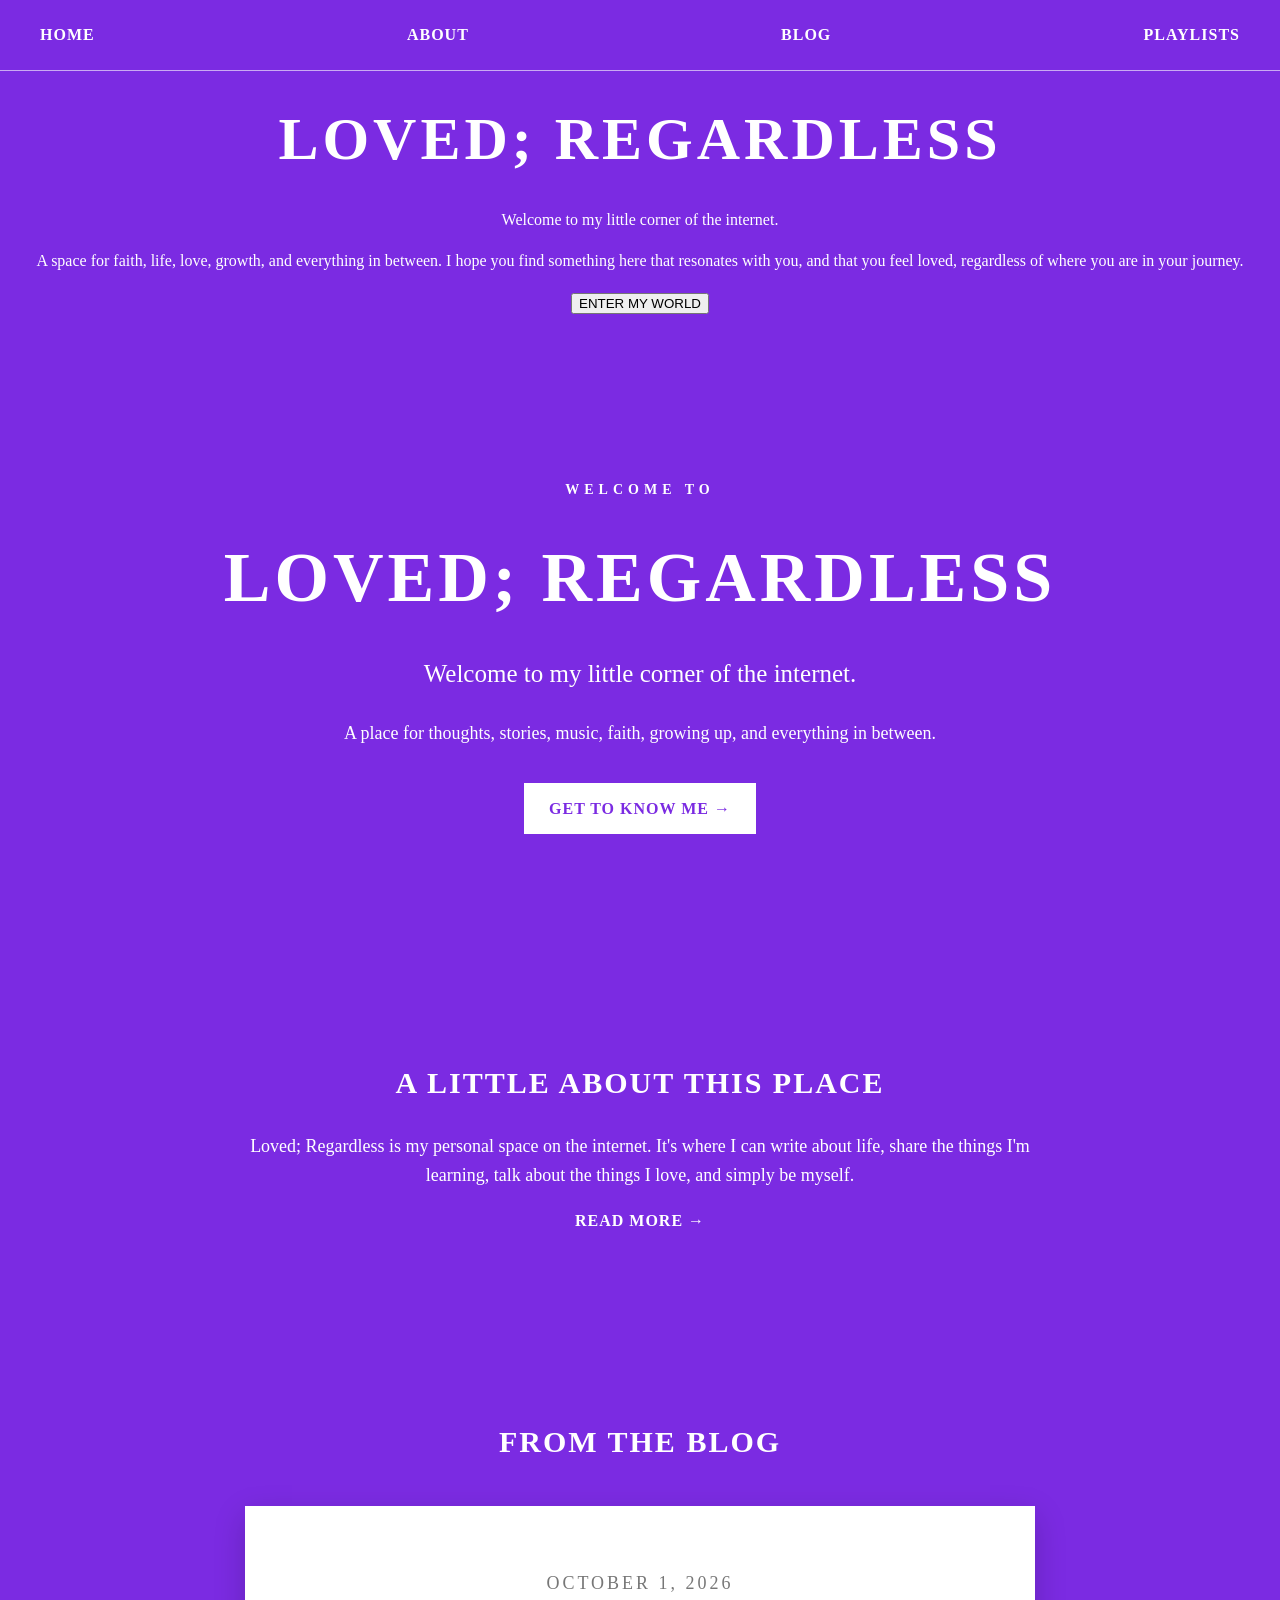
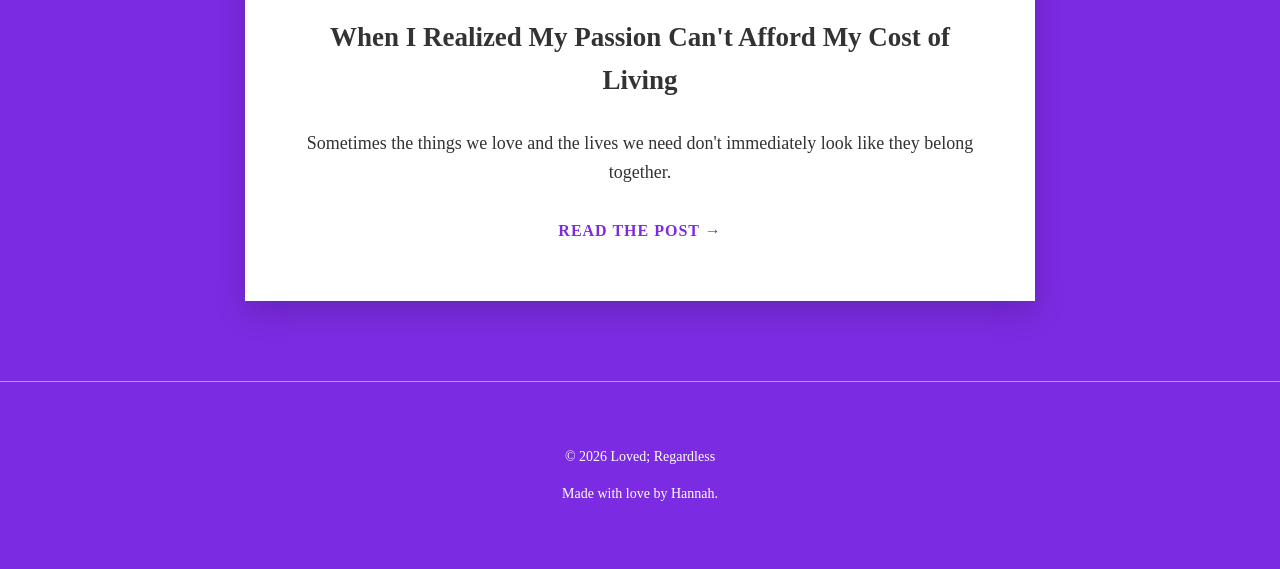
<file: index.html>
<!DOCTYPE html>
<html lang="en">

<head>
<meta charset="UTF-8">
<meta name="viewport" content="width=device-width, initial-scale=1.0">

<title>Loved; Regardless</title> 
<link rel="stylesheet" href="style.css">
</head>

<body>
<nav> 
    <a href="index.html">HOME</a>
    <a href="about.html">ABOUT</a>
    <A href="blog.html">BLOG</a>
    <a href="playlists.html">PLAYLISTS</a> 
</nav>

</main>
<h1>LOVED; REGARDLESS</h1>
<p class="tagline">
    Welcome to my little corner of the internet.</p> 
<p class="intro"> 
    A space for faith, life, love, growth, and everything in between. I hope you find something here that resonates with you, and that you feel loved, regardless of where you are in your journey.
</p>

<button>ENTER MY WORLD</button> 
</main>
</body>

</html>  

<main class="home">

<section class="hero">

<p class="small-heading">
WELCOME TO
</p>

<h1>LOVED; REGARDLESS</h1>

<p class="hero-text">
Welcome to my little corner of the internet.
</p>

<p class="hero-description">
A place for thoughts, stories, music, faith,
growing up, and everything in between.
</p>

<a href="about.html" class="button">
GET TO KNOW ME →
</a>

</section>


<section class="home-section">

<h2>A LITTLE ABOUT THIS PLACE</h2>

<p>
Loved; Regardless is my personal space on the internet.
It's where I can write about life, share the things I'm
learning, talk about the things I love, and simply be myself.
</p>

<a href="about.html" class="text-link">
READ MORE →
</a>

</section>


<section class="home-section">

<h2>FROM THE BLOG</h2>

<div class="featured-card">

<p class="post-date">
OCTOBER 1, 2026
</p>

<h3>
When I Realized My Passion Can't Afford My Cost of Living
</h3>

<p>
Sometimes the things we love and the lives we need
don't immediately look like they belong together.
</p>

<a href="post1.html" class="button">
READ THE POST →
</a>

</div>

</section>

</main>


<footer>
<p>© 2026 Loved; Regardless</p>
<p>Made with love by Hannah.</p>
</footer>

</body>

</html>
</file>
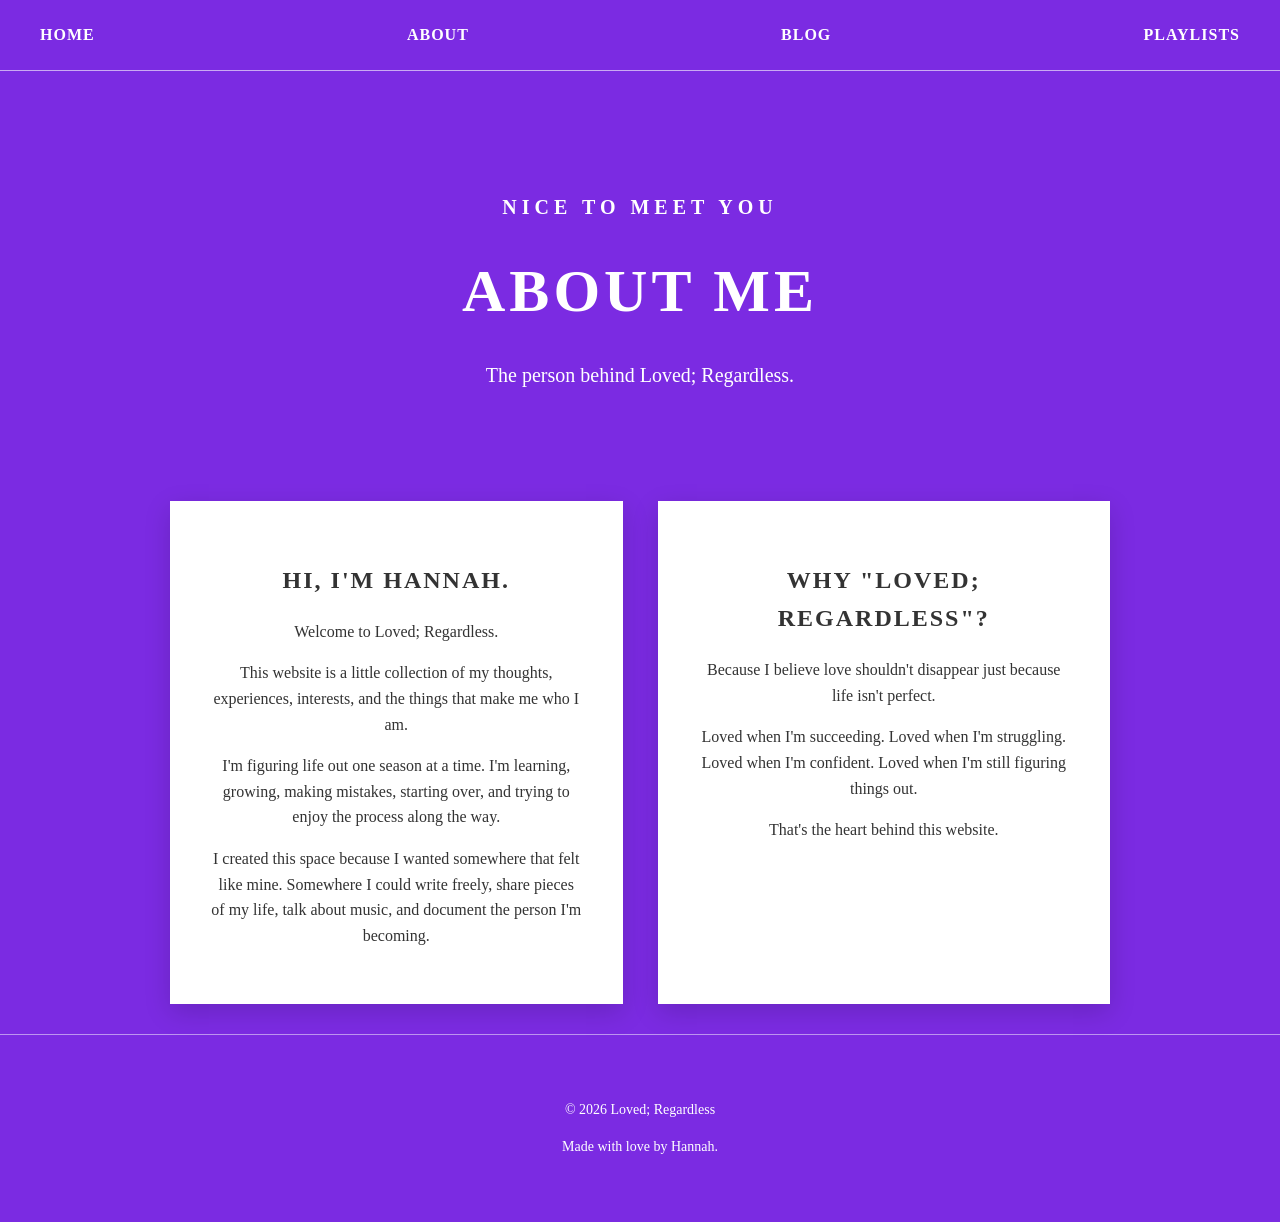
<file: about.html>
<!DOCTYPE html>
<html lang="en"></html> 

<head> 
<meta charset="UTF-8">
<meta name="viewport" content="width=device-width, initial-scale=1.0"> 

<title> About Loved; Regardless</title> 

<link rel="stylesheet" href="style.css">
</head> 
<body> 
    <nav> 
    <a href="index.html">HOME</a>
    <a href="about.html">ABOUT</a>
    <A href="blog.html">BLOG</a>
    <a href="playlists.html">PLAYLISTS</a>
</nav>

</body> 
<section class="page-header">

<p class="small-heading">
NICE TO MEET YOU
</p>

<h1>ABOUT ME</h1>

<p>
The person behind Loved; Regardless.
</p>

</section>


<section class="about-section">

<div class="about-box">

<h2>HI, I'M HANNAH.</h2>

<p>
Welcome to Loved; Regardless.
</p>

<p>
This website is a little collection of my thoughts,
experiences, interests, and the things that make me
who I am.
</p>

<p>
I'm figuring life out one season at a time.
I'm learning, growing, making mistakes, starting over,
and trying to enjoy the process along the way.
</p>

<p>
I created this space because I wanted somewhere that
felt like mine. Somewhere I could write freely,
share pieces of my life, talk about music, and document
the person I'm becoming.
</p>

</div>


<div class="about-box">

<h2>WHY "LOVED; REGARDLESS"?</h2>

<p>
Because I believe love shouldn't disappear just because
life isn't perfect.
</p>

<p>
Loved when I'm succeeding.
Loved when I'm struggling.
Loved when I'm confident.
Loved when I'm still figuring things out.
</p>

<p>
That's the heart behind this website.
</p>

</div>

</section>

</main>


<footer>
<p>© 2026 Loved; Regardless</p>
<p>Made with love by Hannah.</p>
</footer>

</body>

</html>
</file>
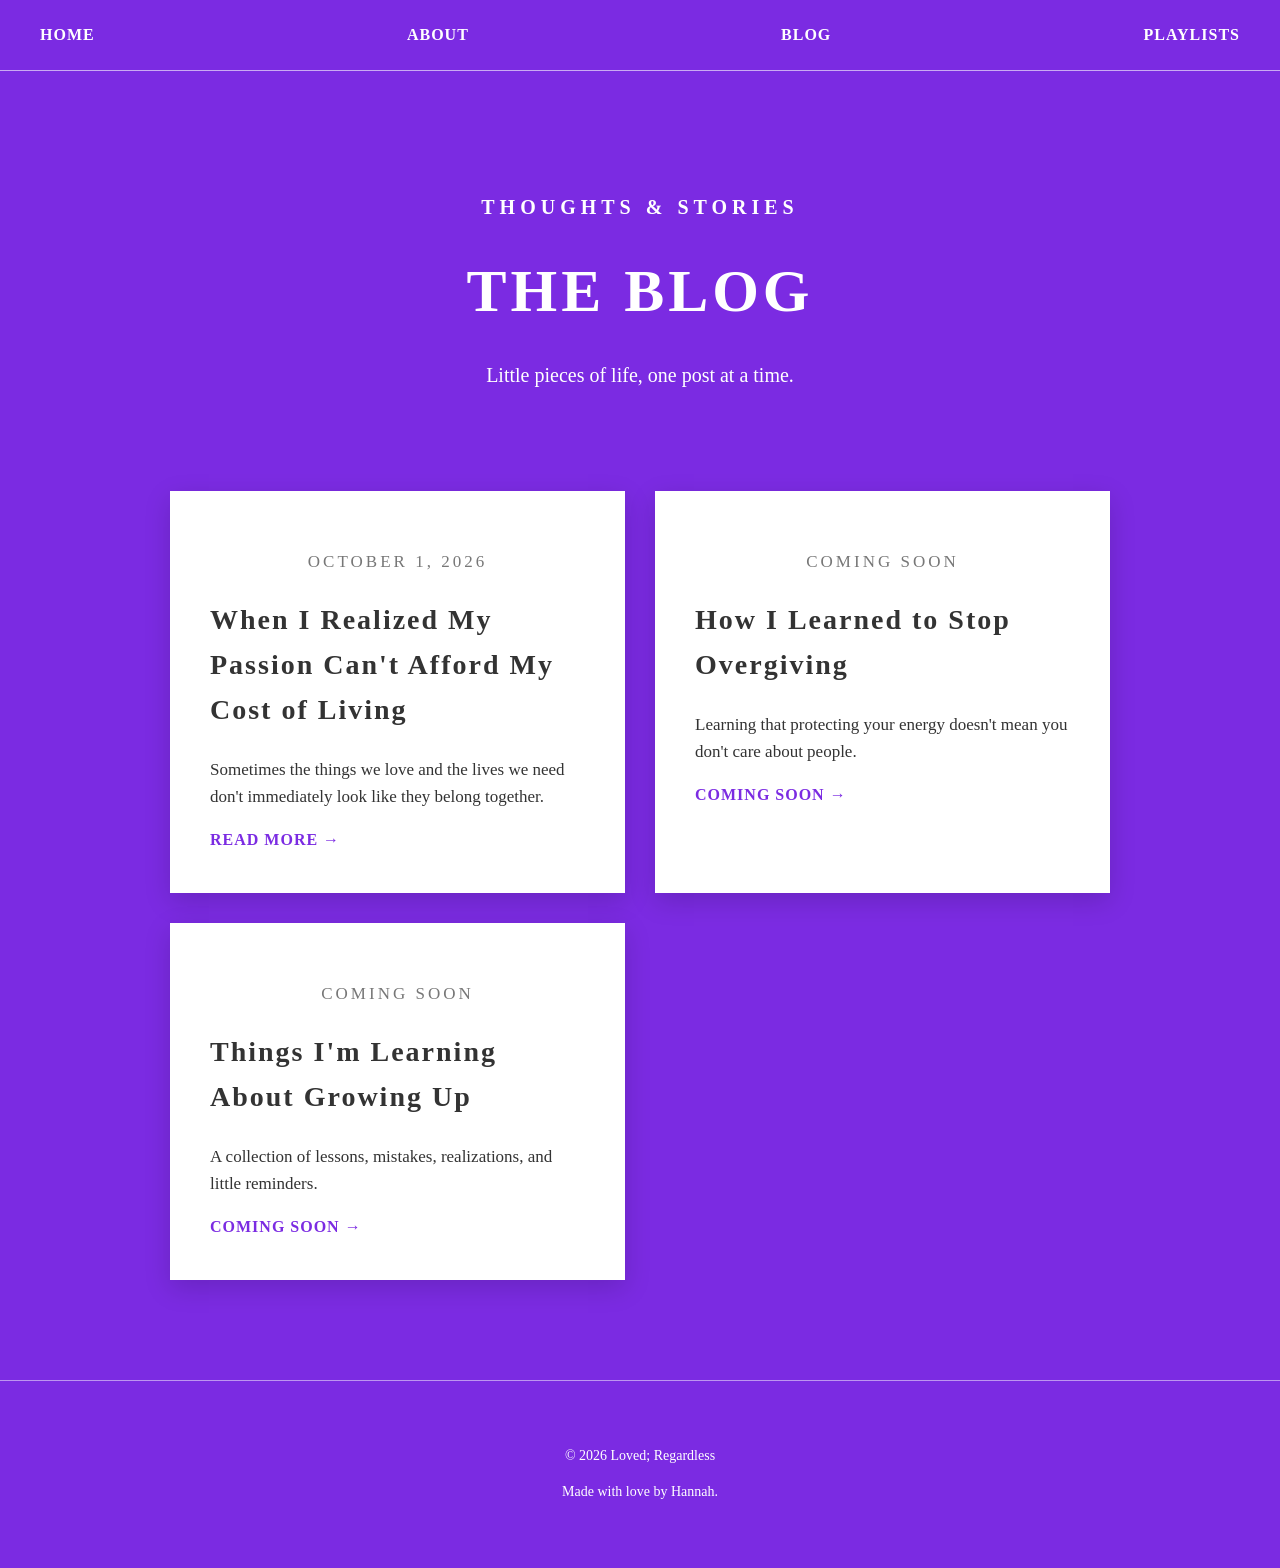
<file: blog.html>
<!DOCTYPE html>
<html lang="en">
<head>
    <meta charset="UTF-8">
    <meta name="viewport" content="width=device-width, initial-scale=1.0">
    <title>Blog - Loved; Regardless</title>
    <link rel="stylesheet" href="style.css">
</head>
<body>
    <nav>
        <a href="index.html">HOME</a>
        <a href="about.html">ABOUT</a>
        <a href="blog.html">BLOG</a>
        <a href="playlists.html">PLAYLISTS</a>
    </nav> 
  <main>

<section class="page-header">

<p class="small-heading">
THOUGHTS & STORIES
</p>

<h1>THE BLOG</h1>

<p>
Little pieces of life, one post at a time.
</p>

</section>


<section class="blog-grid">


<!-- FIRST BLOG POST -->

<article class="blog-card">

<p class="post-date">
OCTOBER 1, 2026
</p>

<h2>
When I Realized My Passion Can't Afford My Cost of Living
</h2>

<p>
Sometimes the things we love and the lives we need
don't immediately look like they belong together.
</p>

<a href="post1.html" class="text-link">
READ MORE →
</a>

</article>


<!-- SECOND BLOG POST -->

<article class="blog-card">

<p class="post-date">
COMING SOON
</p>

<h2>
How I Learned to Stop Overgiving
</h2>

<p>
Learning that protecting your energy doesn't mean
you don't care about people.
</p>

<a href="#" class="text-link">
COMING SOON →
</a>

</article>


<!-- THIRD BLOG POST -->

<article class="blog-card">

<p class="post-date">
COMING SOON
</p>

<h2>
Things I'm Learning About Growing Up
</h2>

<p>
A collection of lessons, mistakes, realizations,
and little reminders.
</p>

<a href="#" class="text-link">
COMING SOON →
</a>

</article>


</section>

</main>


<footer>
<p>© 2026 Loved; Regardless</p>
<p>Made with love by Hannah.</p>
</footer>

</body>

</html>
</file>
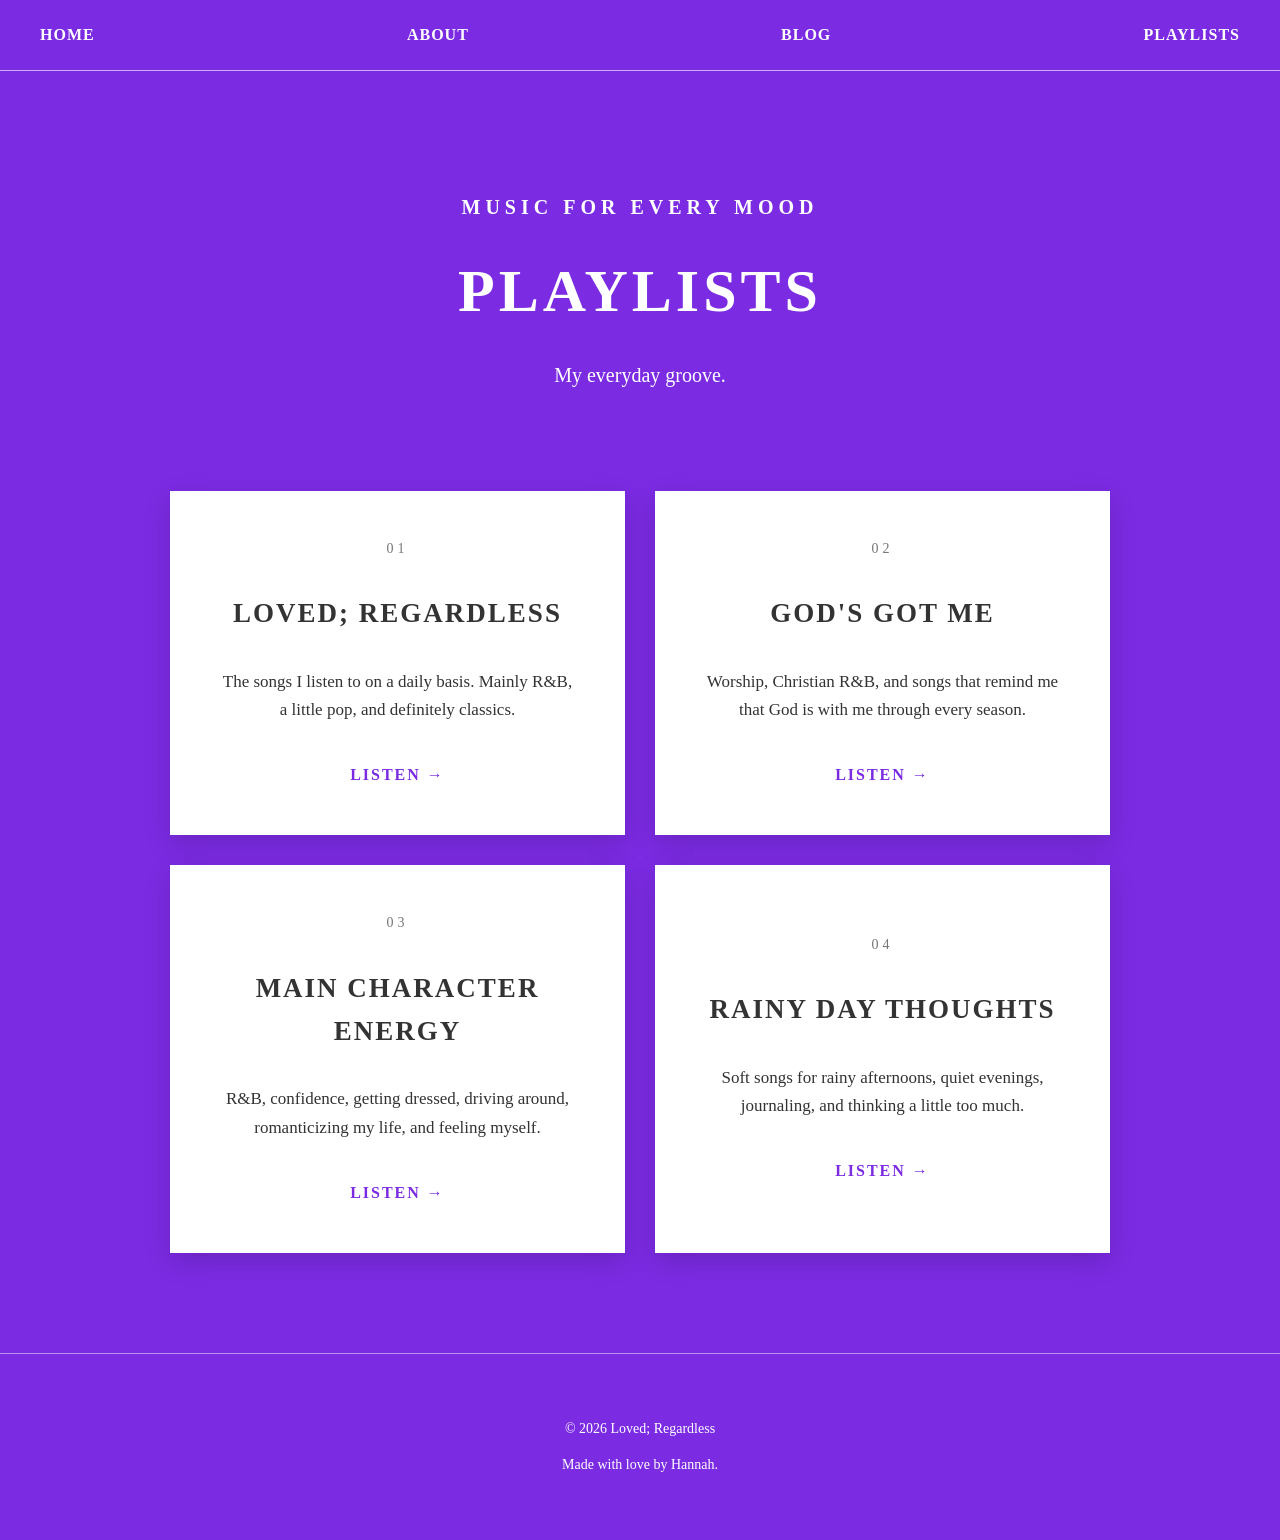
<file: playlists.html>
<!DOCTYPE html>
<html lang="en">

<head>
<meta charset="UTF-8">
<meta name="viewport" content="width=device-width, initial-scale=1.0">

<title>Playlists - Loved; Regardless</title>

<link rel="stylesheet" href="style.css">
</head>

<body>

<nav>
<a href="index.html">HOME</a>
<a href="about.html">ABOUT</a>
<a href="blog.html">BLOG</a>
<a href="playlists.html">PLAYLISTS</a>
</nav>

<main>

<main>

<section class="page-header">

<p class="small-heading">
MUSIC FOR EVERY MOOD
</p>

<h1>PLAYLISTS</h1>

<p>
My everyday groove.
</p>

</section>


<section class="playlist-grid">


<article class="playlist-card">

<span class="playlist-number">
01
</span>

<h2>
LOVED; REGARDLESS
</h2>

<p>
The songs I listen to on a daily basis.
Mainly R&B, a little pop, and definitely classics.
</p>

<a href="#" class="playlist-link">
LISTEN →
</a>

</article>


<article class="playlist-card">

<span class="playlist-number">
02
</span>

<h2>
GOD'S GOT ME
</h2>

<p>
Worship, Christian R&B, and songs that remind me
that God is with me through every season.
</p>

<a href="#" class="playlist-link">
LISTEN →
</a>

</article>


<article class="playlist-card">

<span class="playlist-number">
03
</span>

<h2>
MAIN CHARACTER ENERGY
</h2>

<p>
R&B, confidence, getting dressed, driving around,
romanticizing my life, and feeling myself.
</p>

<a href="#" class="playlist-link">
LISTEN →
</a>

</article>


<article class="playlist-card">

<span class="playlist-number">
04
</span>

<h2>
RAINY DAY THOUGHTS
</h2>

<p>
Soft songs for rainy afternoons, quiet evenings,
journaling, and thinking a little too much.
</p>

<a href="#" class="playlist-link">
LISTEN →
</a>

</article>


</section>

</main>


<footer>
<p>© 2026 Loved; Regardless</p>
<p>Made with love by Hannah.</p>
</footer>

</body>

</html>
</file>
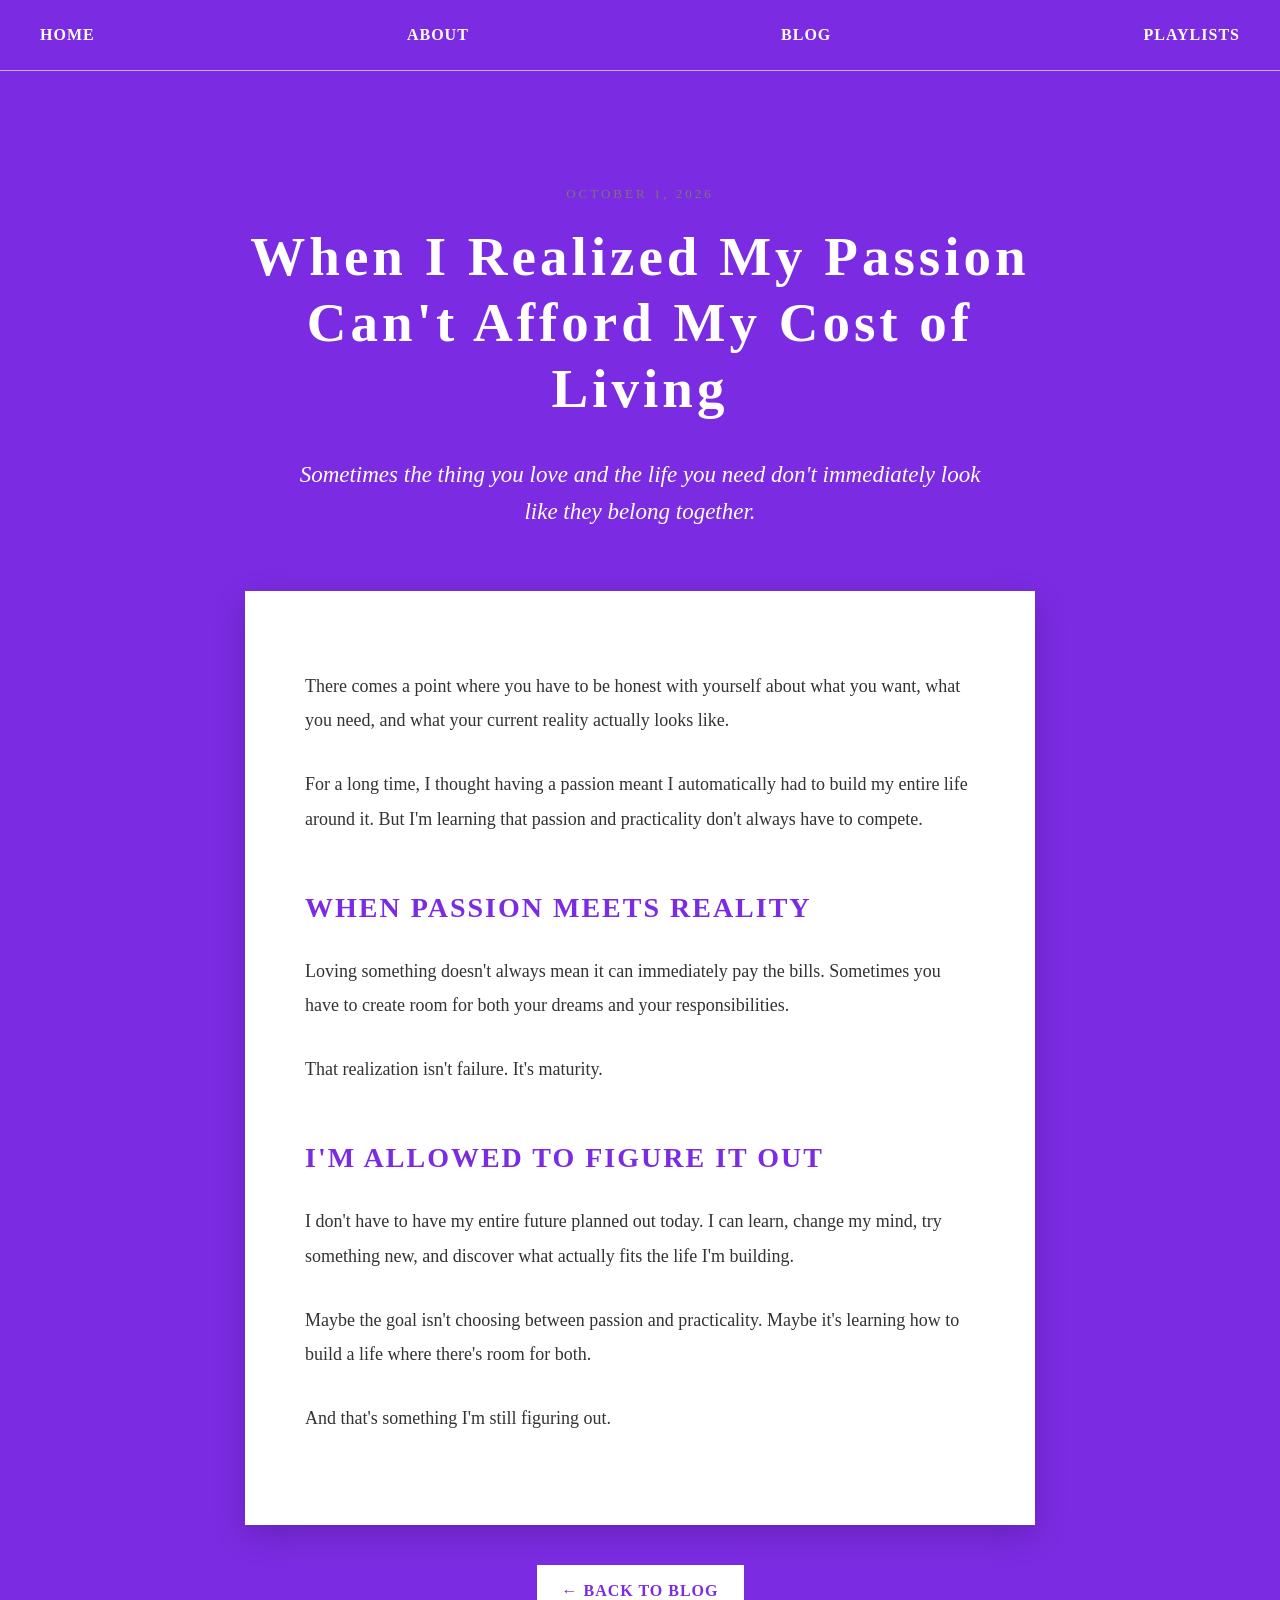
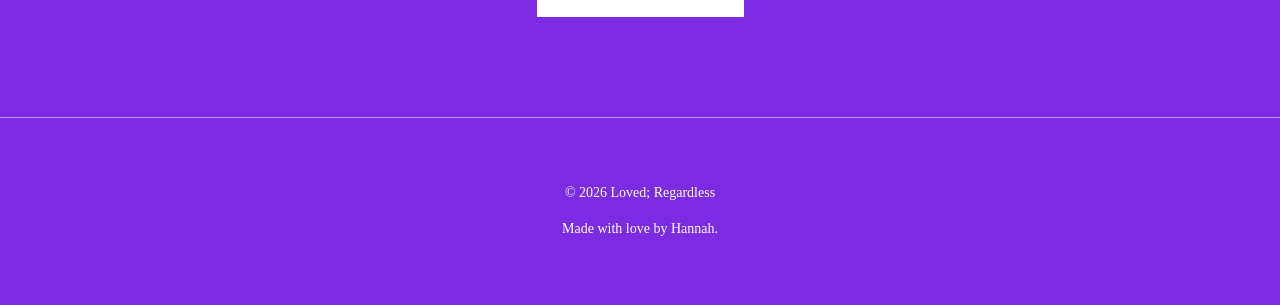
<file: post1.html>
<!DOCTYPE html> 
<html lang="en">
    <head> 
        <meta charset="UTF-8">
        <meta name="viewport" content="width=device-width, initial-scale=1.0">
        <title>When I realized my passion can't afford my cost of living. - Loved; Regardless</title>
        <link rel="stylesheet" href="style.css"> 
    </head> 

    <body> 
        <nav> 
            <a href="index.html">HOME</a>
            <a href="about.html">ABOUT</a>
            <A href="blog.html">BLOG</a>
            <a href="playlists.html">PLAYLISTS</a>
        </nav>
<main class="article-page">

<p class="post-date">
OCTOBER 1, 2026
</p>

<h1>
When I Realized My Passion Can't Afford My Cost of Living
</h1>

<p class="article-intro">
Sometimes the thing you love and the life you need
don't immediately look like they belong together.
</p>


<article>

<p>
There comes a point where you have to be honest with
yourself about what you want, what you need, and what
your current reality actually looks like.
</p>

<p>
For a long time, I thought having a passion meant I
automatically had to build my entire life around it.
But I'm learning that passion and practicality don't
always have to compete.
</p>


<h2>
WHEN PASSION MEETS REALITY
</h2>

<p>
Loving something doesn't always mean it can immediately
pay the bills. Sometimes you have to create room for
both your dreams and your responsibilities.
</p>

<p>
That realization isn't failure. It's maturity.
</p>


<h2>
I'M ALLOWED TO FIGURE IT OUT
</h2>

<p>
I don't have to have my entire future planned out today.
I can learn, change my mind, try something new, and
discover what actually fits the life I'm building.
</p>

<p>
Maybe the goal isn't choosing between passion and
practicality. Maybe it's learning how to build a life
where there's room for both.
</p>

<p>
And that's something I'm still figuring out.
</p>


</article>


<div class="article-navigation">

<a href="blog.html" class="button">
← BACK TO BLOG
</a>

</div>

</main>


<footer>
<p>© 2026 Loved; Regardless</p>
<p>Made with love by Hannah.</p>
</footer>

</body>

</html>
</file>
<file: style.css>
* {
box-sizing: border-box;
}

html {
scroll-behavior: smooth;
}

body {
margin: 0;
background-color: #7b2be2;
color: white;
font-family: Georgia, "Times New Roman", serif;
text-align: center;
line-height: 1.6;
}

nav {
width: 100%;
padding: 22px 40px;

display: flex;
justify-content: space-between;
align-items: center;

border-bottom: 1px solid rgba(255, 255, 255, 0.6);
}

.nav-logo {
font-size: 20px;
font-weight: bold;
letter-spacing: 1px;
}

.nav-links {
display: flex;
gap: 30px;
}

nav a {
color: white;
text-decoration: none;
font-weight: bold;
letter-spacing: 1px;
transition: opacity 0.2s ease;
}

nav a:hover {
opacity: 0.65;
}

h1 {
font-size: 60px;
letter-spacing: 4px;
margin: 20px 0;
}

h2 {
letter-spacing: 2px;
}

h3 {
font-size: 27px;
}

.home {
min-height: 80vh;
}

.hero {
max-width: 900px;
margin: 0 auto;
padding: 150px 30px 120px;
}

.small-heading {
font-size: 14px;
font-weight: bold;
letter-spacing: 5px;
margin-bottom: 20px;
}

.hero h1 {
font-size: 70px;
}

.hero-text {
font-size: 25px;
margin-top: 20px;
}

.hero-description {
max-width: 600px;
margin: 20px auto 35px;
font-size: 18px;
}

.button {
display: inline-block;

padding: 13px 25px;

background-color: white;
color: #7b2be2;

text-decoration: none;
font-weight: bold;
letter-spacing: 1px;

transition: all 0.2s ease;
}

.button:hover {
background-color: #333333;
color: white;
transform: translateY(-2px);
}

.home-section {
max-width: 850px;
margin: 0 auto;
padding: 80px 30px;
}

.home-section h2 {
font-size: 30px;
}

.home-section p {
font-size: 18px;
}

.text-link {
color: white;
font-weight: bold;
text-decoration: none;
letter-spacing: 1px;
}

.text-link:hover {
text-decoration: underline;
}

.featured-card {
margin-top: 40px;

background-color: white;
color: #333333;

padding: 45px;

box-shadow: 0 10px 30px rgba(0, 0, 0, 0.18);
}

.featured-card h3 {
margin-top: 10px;
}

.page-header {
max-width: 900px;
margin: 0 auto;
padding: 100px 30px 60px;
}

.page-header p {
font-size: 20px;
}

.about-section {
max-width: 1000px;
margin: 0 auto;

padding: 30px;

display: grid;
grid-template-columns: repeat(2, 1fr);
gap: 35px;
}

.about-box {
background-color: white;
color: #333333;

padding: 40px;

text-align: center;

box-shadow: 0 8px 25px rgba(0, 0, 0, 0.15);
}

.about-box h2 {
text-align: center;
}

.blog-grid {
max-width: 1000px;
margin: 0 auto;

padding: 20px 30px 100px;

display: grid;
grid-template-columns: repeat(2, 1fr);
gap: 30px;
}

.blog-card {
background-color: white;
color: #333333;

padding: 40px;

text-align: left;

box-shadow: 0 8px 25px rgba(0, 0, 0, 0.15);

transition: transform 0.2s ease,
box-shadow 0.2s ease;
}

.blog-card:hover {
transform: translateY(-5px);

box-shadow: 0 14px 30px rgba(0, 0, 0, 0.2);
}

.blog-card h2 {
font-size: 28px;
}

.blog-card p {
font-size: 17px;
}

.blog-card .text-link {
color: #7b2be2;
}

.post-date {
text-align: center;

font-size: 13px;

letter-spacing: 3px;

text-transform: uppercase;

color: #777777;
}

.article-page {
max-width: 850px;
margin: 0 auto;

padding: 100px 30px;
}

.article-page h1 {
font-size: 55px;
line-height: 1.2;
}

.article-intro {
max-width: 700px;

margin: 35px auto 60px;

font-size: 23px;

font-style: italic;
}

.article-page article {
background-color: white;
color: #333333;

padding: 60px;

text-align: left;

box-shadow: 0 10px 30px rgba(0, 0, 0, 0.18);
}

.article-page article p {
font-size: 18px;
line-height: 1.9;

margin-bottom: 30px;
}

.article-page article h2 {
margin-top: 50px;

font-size: 28px;

color: #7b2be2;
}

.article-navigation {
margin-top: 40px;
}

.playlist-grid {
max-width: 1000px;

margin: 0 auto;

padding: 20px 30px 100px;

display: grid;

grid-template-columns: repeat(2, 1fr);

gap: 30px;
}

.playlist-card {
background-color: white;

color: #333333;

padding: 45px;

min-height: 280px;

display: flex;

flex-direction: column;

justify-content: center;

align-items: center;

text-align: center;

border: 2px solid white;

box-shadow: 0 8px 25px rgba(0, 0, 0, 0.15);

transition: transform 0.2s ease,
box-shadow 0.2s ease;
}

.playlist-card:hover {
transform: translateY(-6px);

box-shadow: 0 15px 30px rgba(0, 0, 0, 0.22);
}

.playlist-number {
font-size: 14px;

letter-spacing: 4px;

color: #777777;

margin-bottom: 10px;
}

.playlist-card h2 {
font-size: 27px;

margin-bottom: 15px;
}

.playlist-card p {
font-size: 17px;

line-height: 1.7;

max-width: 400px;
}

.playlist-link {
margin-top: 20px;

color: #7b2be2;

text-decoration: none;

font-weight: bold;

letter-spacing: 2px;
}

.playlist-link:hover {
text-decoration: underline;
}

footer {
padding: 50px 20px;

border-top: 1px solid rgba(255, 255, 255, 0.5);

font-size: 14px;
}

@media (max-width: 700px) {

nav {
flex-direction: column;

gap: 20px;

padding: 20px;
}

.nav-links {
flex-wrap: wrap;

justify-content: center;

gap: 18px;
}


h1 {
font-size: 42px;
}


.hero {
padding: 100px 20px;
}


.hero h1 {
font-size: 45px;
}


.hero-text {
font-size: 20px;
}


.about-section {
grid-template-columns: 1fr;
}


.blog-grid {
grid-template-columns: 1fr;

padding-left: 20px;
padding-right: 20px;
}


.playlist-grid {
grid-template-columns: 1fr;

padding-left: 20px;
padding-right: 20px;
}


.article-page {
padding: 70px 20px;
}


.article-page h1 {
font-size: 40px;
}


.article-page article {
padding: 30px 25px;
}

}
</file>
